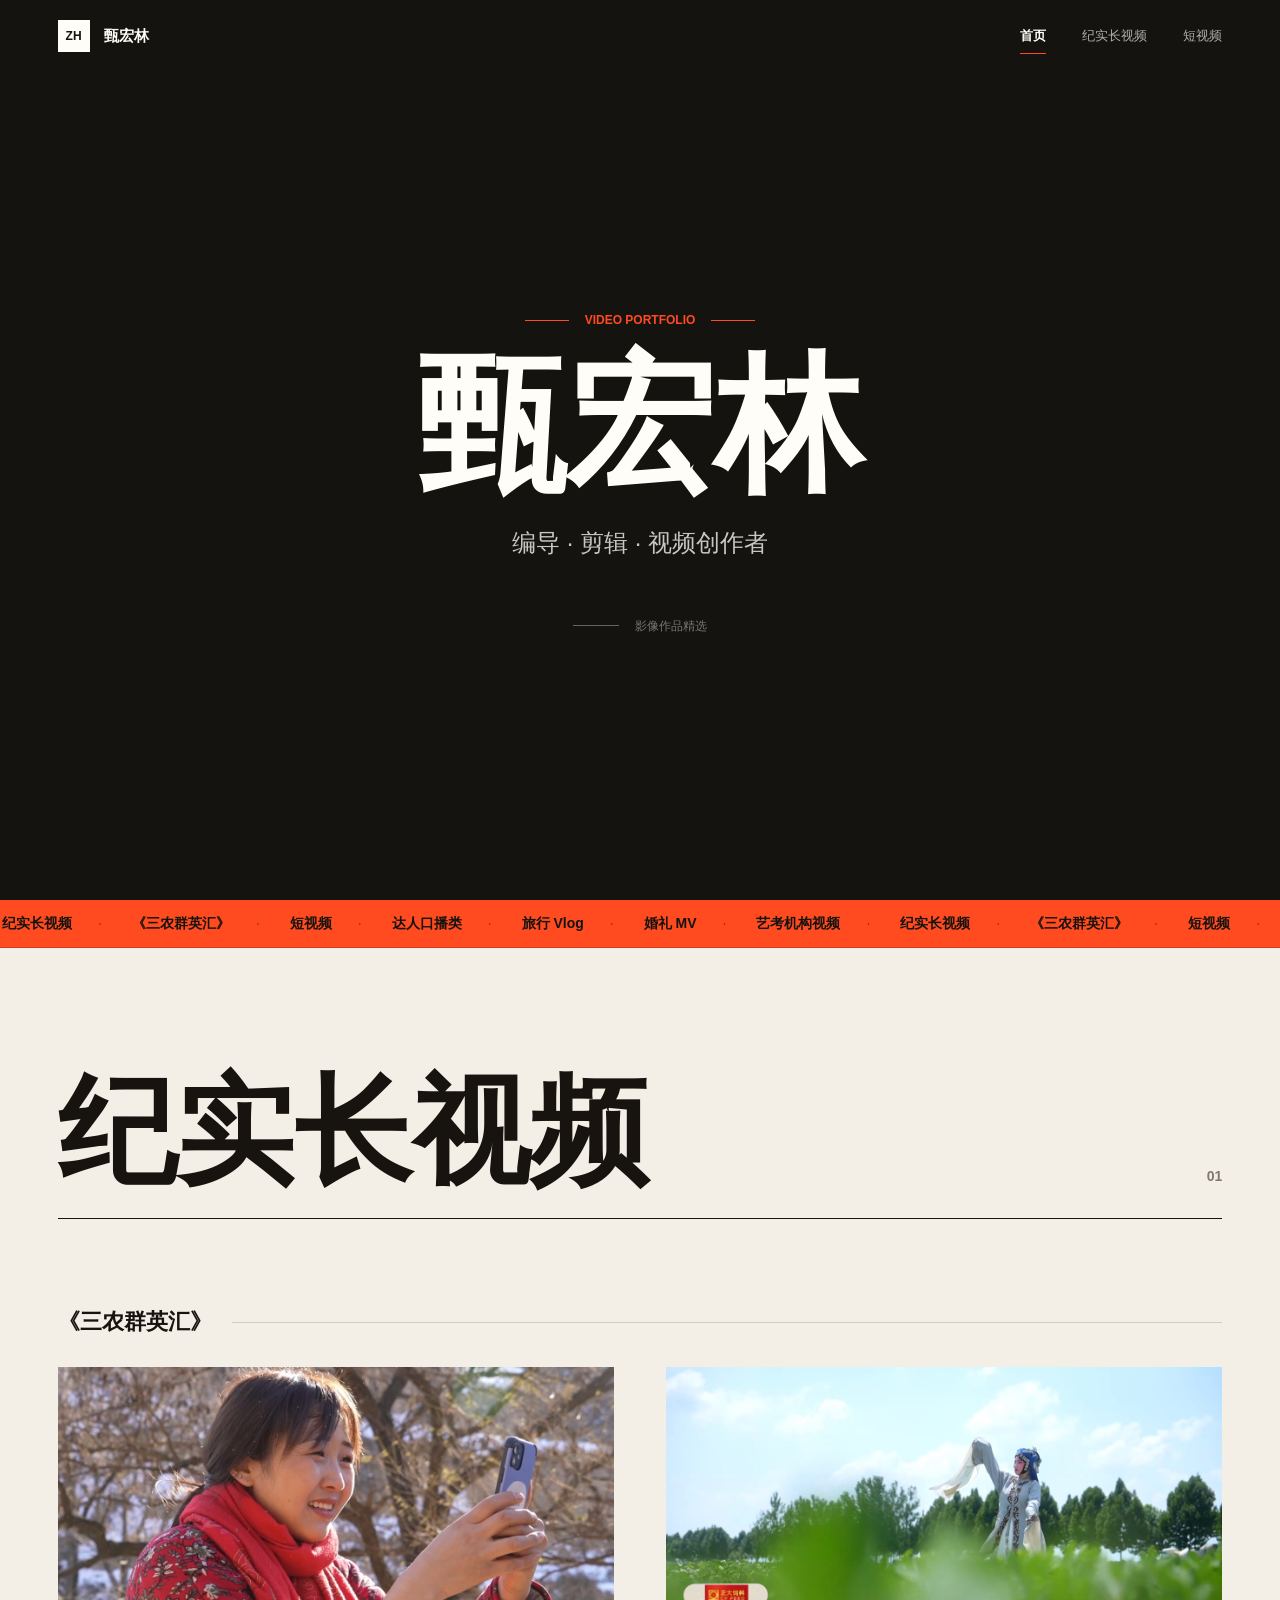
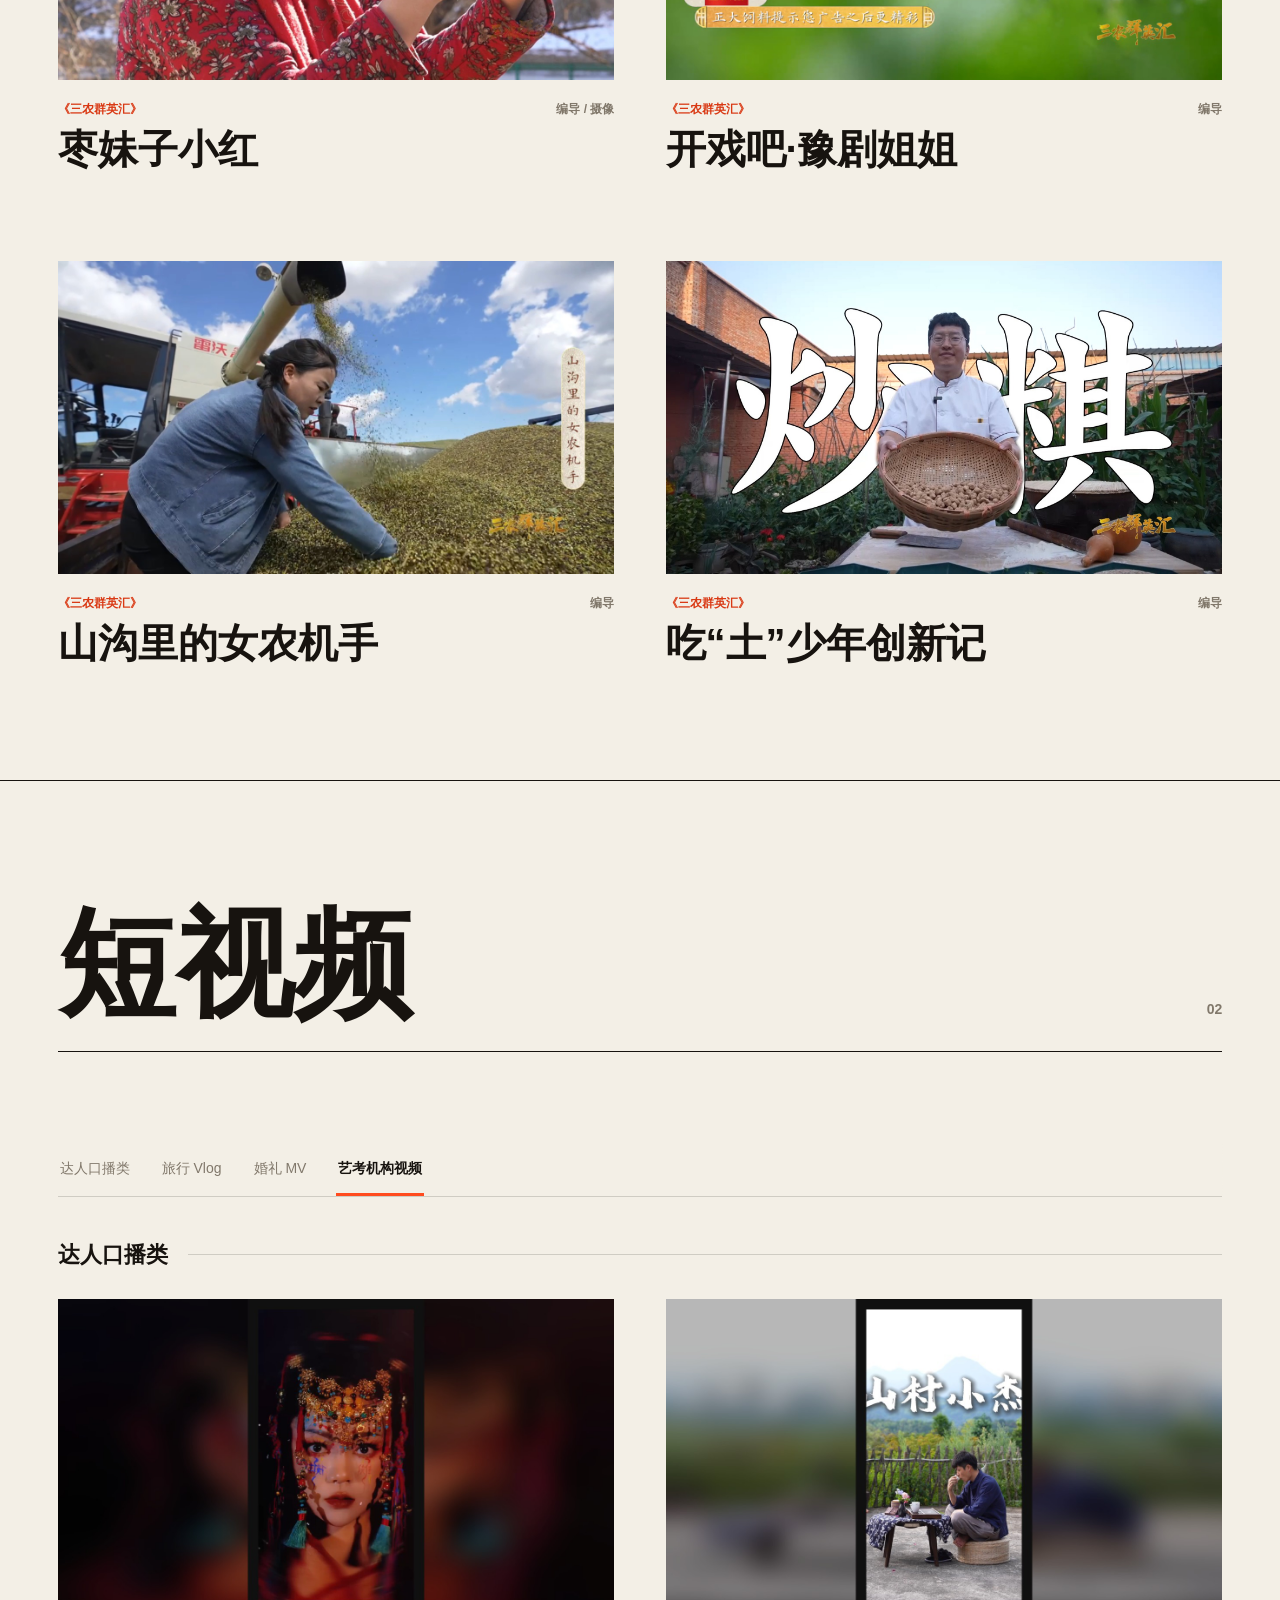
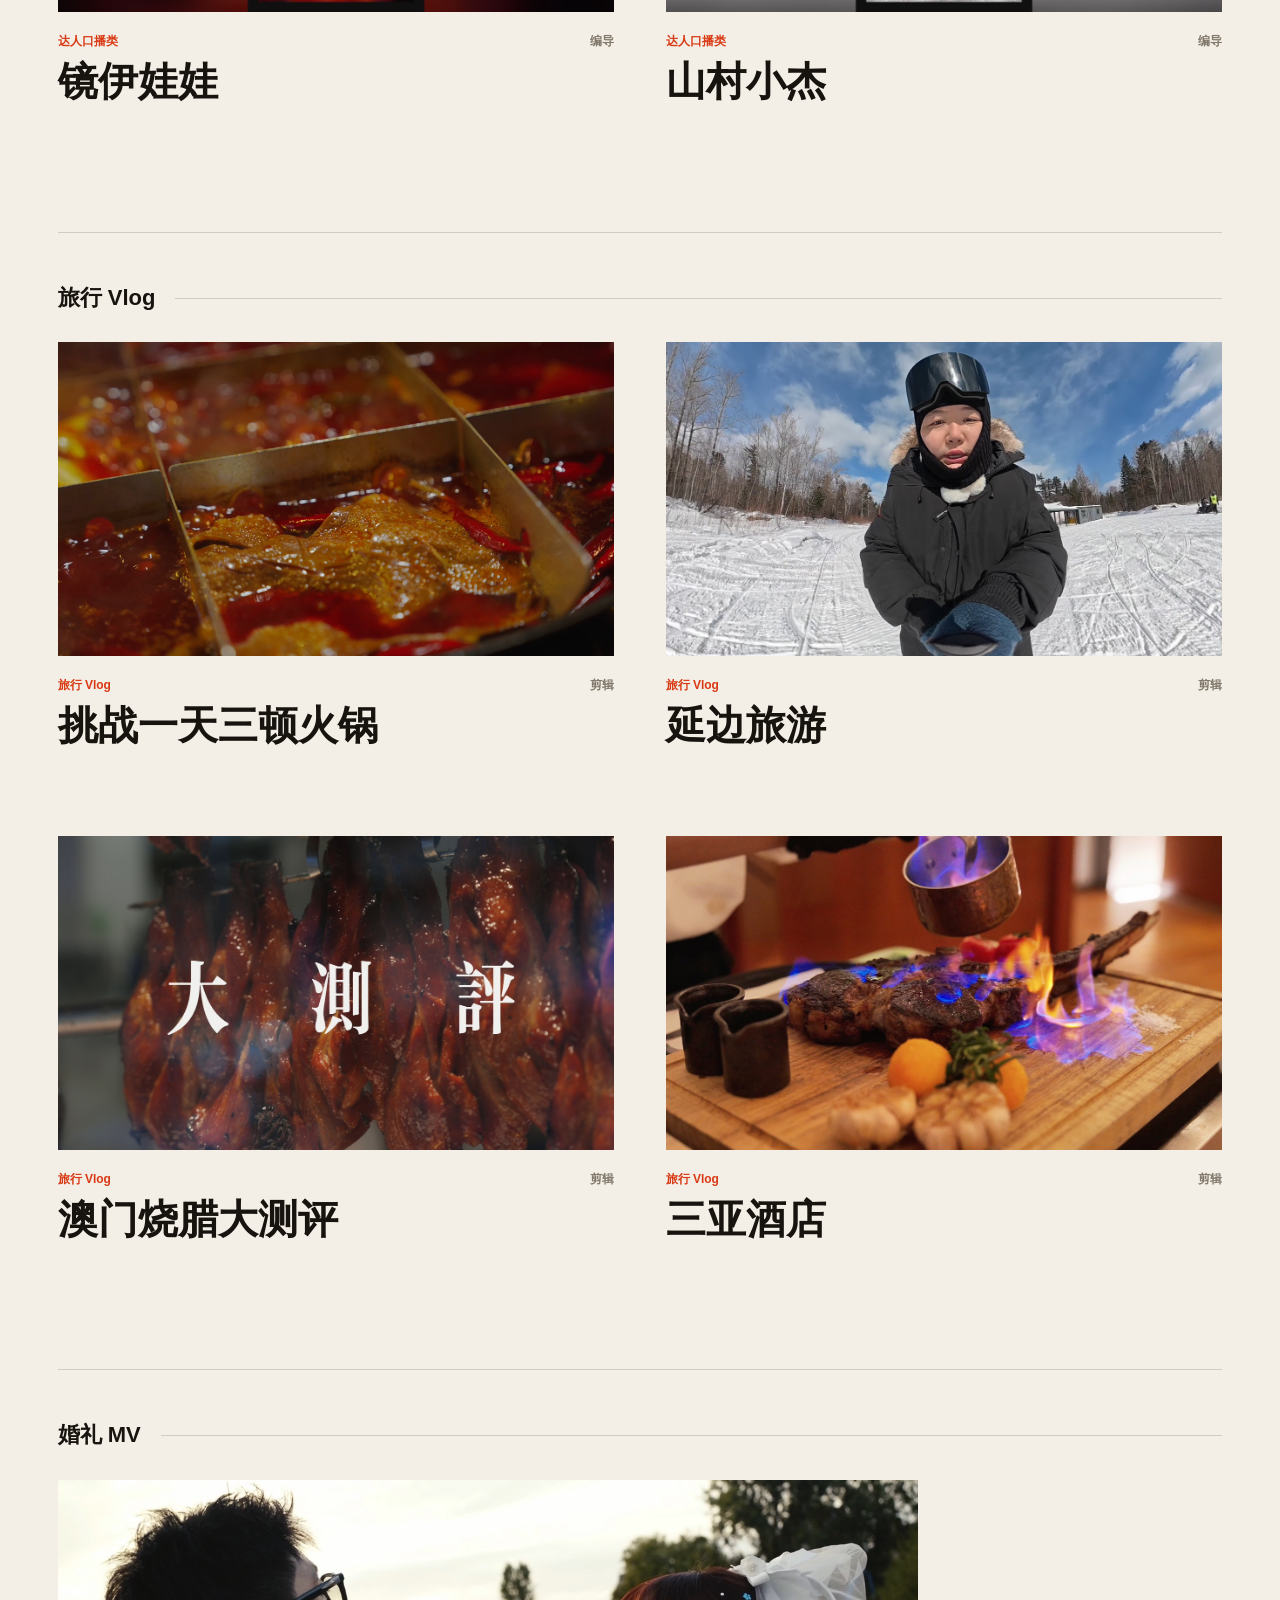
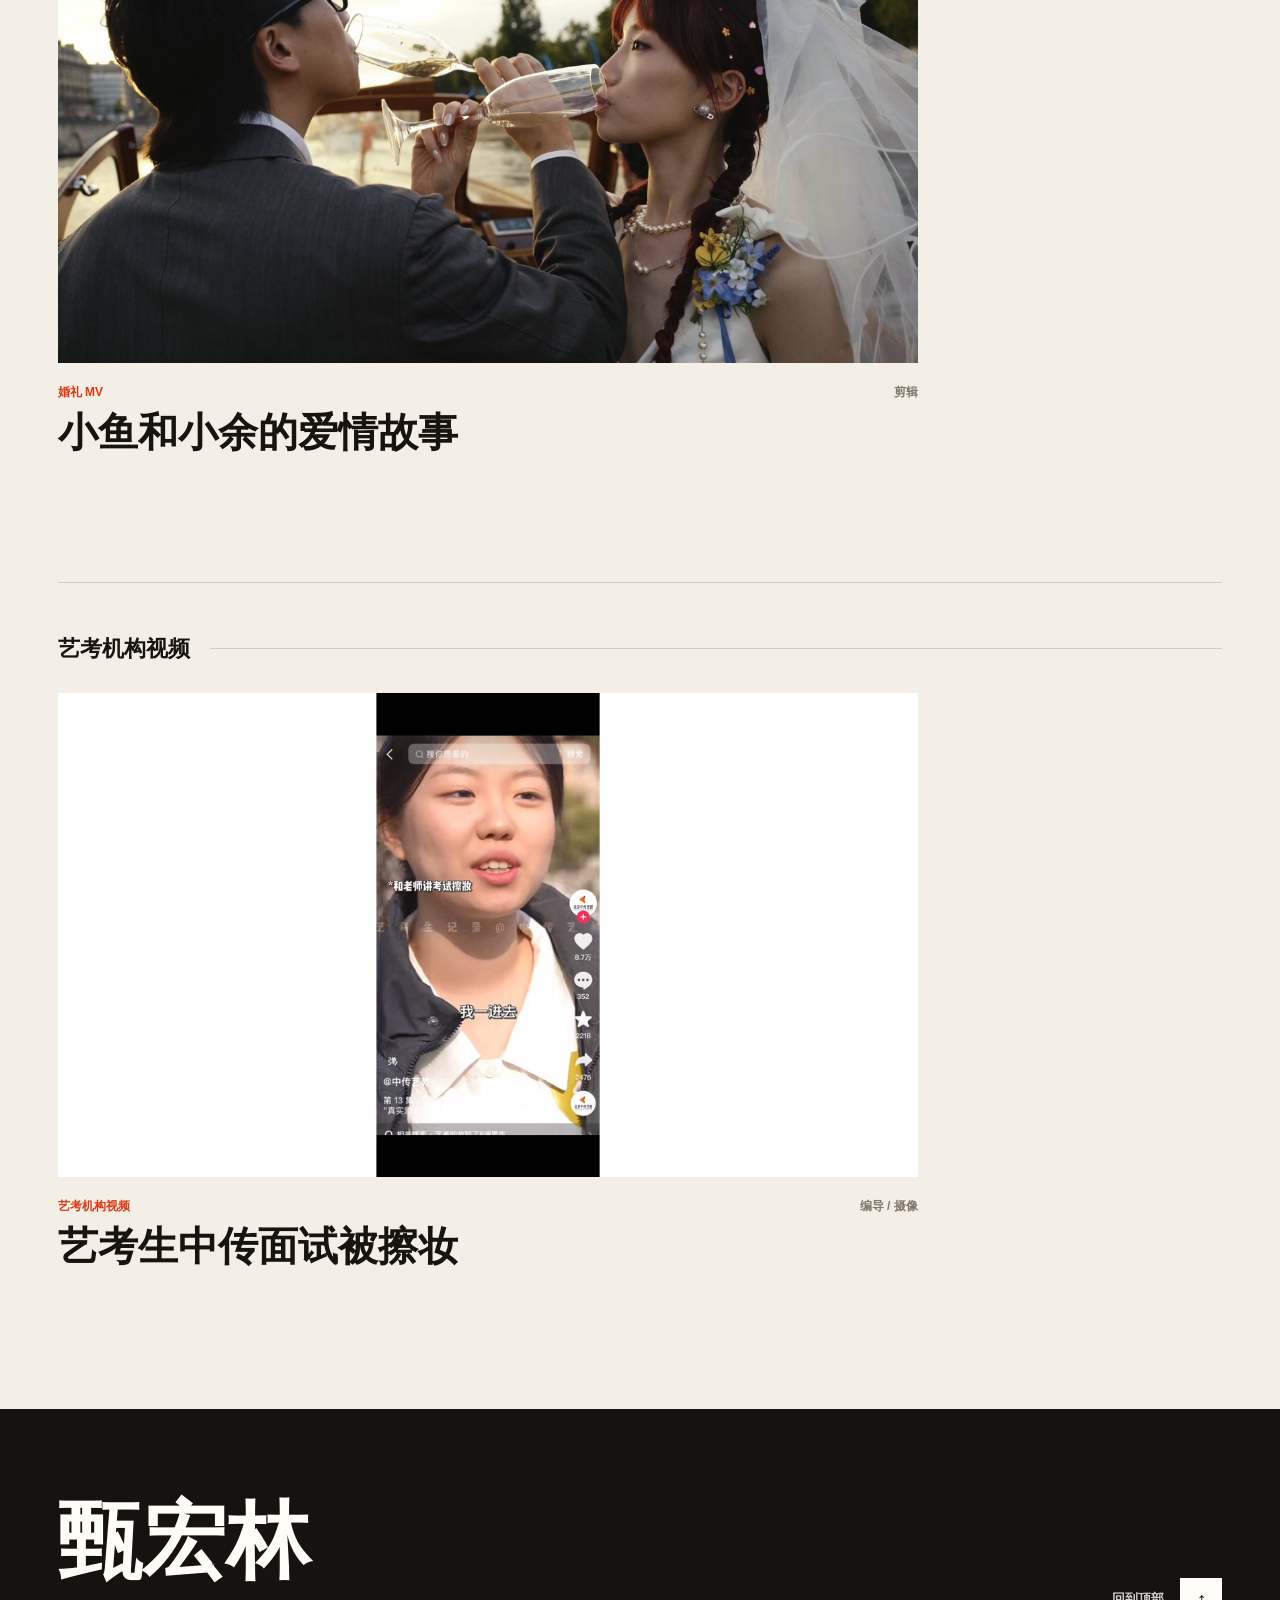
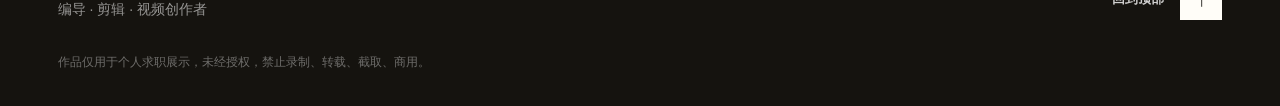
<file: index.html>
<!doctype html>
<html lang="zh-CN">
<head>
  <meta charset="utf-8">
  <meta name="viewport" content="width=device-width, initial-scale=1, viewport-fit=cover">
  <title>甄宏林 · 视频作品集</title>
  <link rel="stylesheet" href="styles.css?v=20260913">
</head>
<body>
  <header class="top-nav" id="top-nav">
    <a class="nav-brand" href="#top">
      <span class="brand-glyph">ZH</span>
      <span class="brand-name">甄宏林</span>
    </a>
    <button class="nav-toggle" id="nav-toggle" type="button" aria-label="打开菜单" aria-expanded="false">
      <span></span>
      <span></span>
    </button>
    <nav class="top-menu" id="top-menu" aria-label="主导航">
      <a href="#top">首页</a>
      <a href="#section-long-form">纪实长视频</a>
      <a href="#section-short-form">短视频</a>
    </nav>
  </header>

  <main id="portfolio">
    <section class="hero page-section" id="top">
      <div class="hero-copy">
        <p class="hero-kicker reveal" id="site-eyebrow">VIDEO PORTFOLIO</p>
        <h1 class="site-name reveal" id="site-name">你的名字</h1>
        <p class="hero-subtitle reveal" id="site-role"></p>
        <div class="hero-note reveal" id="hero-note">
          <span class="hero-note-line"></span>
          <span>影像作品精选</span>
        </div>
      </div>
    </section>

    <div class="marquee" aria-hidden="true">
      <div class="marquee-track" id="marquee-track"></div>
    </div>

    <div id="sections"></div>

    <footer class="site-footer">
      <div class="footer-inner">
        <div>
          <p class="footer-name">甄宏林</p>
          <p class="footer-role" id="footer-role"></p>
        </div>
        <a class="footer-top" href="#top">
          <span>回到顶部</span>
          <span class="footer-arrow">↑</span>
        </a>
      </div>
      <p class="legal-note">作品仅用于个人求职展示，未经授权，禁止录制、转载、截取、商用。</p>
    </footer>
  </main>

  <div class="detail-overlay" id="detail-overlay" hidden>
    <div class="detail-panel" role="dialog" aria-modal="true" aria-labelledby="detail-title">
      <div class="detail-toolbar">
        <span class="detail-toolbar-label">作品详情</span>
        <button class="detail-close" id="detail-close" type="button" aria-label="关闭">
          <span class="close-line"></span>
          <span class="close-label">关闭</span>
        </button>
      </div>
      <div class="detail-media" id="detail-media"></div>
      <div class="detail-info">
        <p class="detail-category" id="detail-category"></p>
        <h2 class="detail-title" id="detail-title"></h2>

        <div class="detail-nav">
          <button type="button" class="detail-nav-btn" id="detail-prev">← 上一个</button>
          <span class="detail-counter" id="detail-counter"></span>
          <button type="button" class="detail-nav-btn" id="detail-next">下一个 →</button>
        </div>

        <section class="info-block">
          <h3>我的角色</h3>
          <div class="role-list" id="detail-role"></div>
        </section>

        <section class="info-block" id="detail-note-block" hidden>
          <h3>视频简介</h3>
          <p class="detail-note" id="detail-note"></p>
        </section>

        <div class="detail-actions" id="detail-actions"></div>
        <button type="button" class="detail-close-secondary" id="detail-close-secondary">关闭视频</button>
      </div>
    </div>
  </div>

  <script src="works.js?v=20260913"></script>
  <script src="app.js?v=20260913"></script>
</body>
</html>
</file>
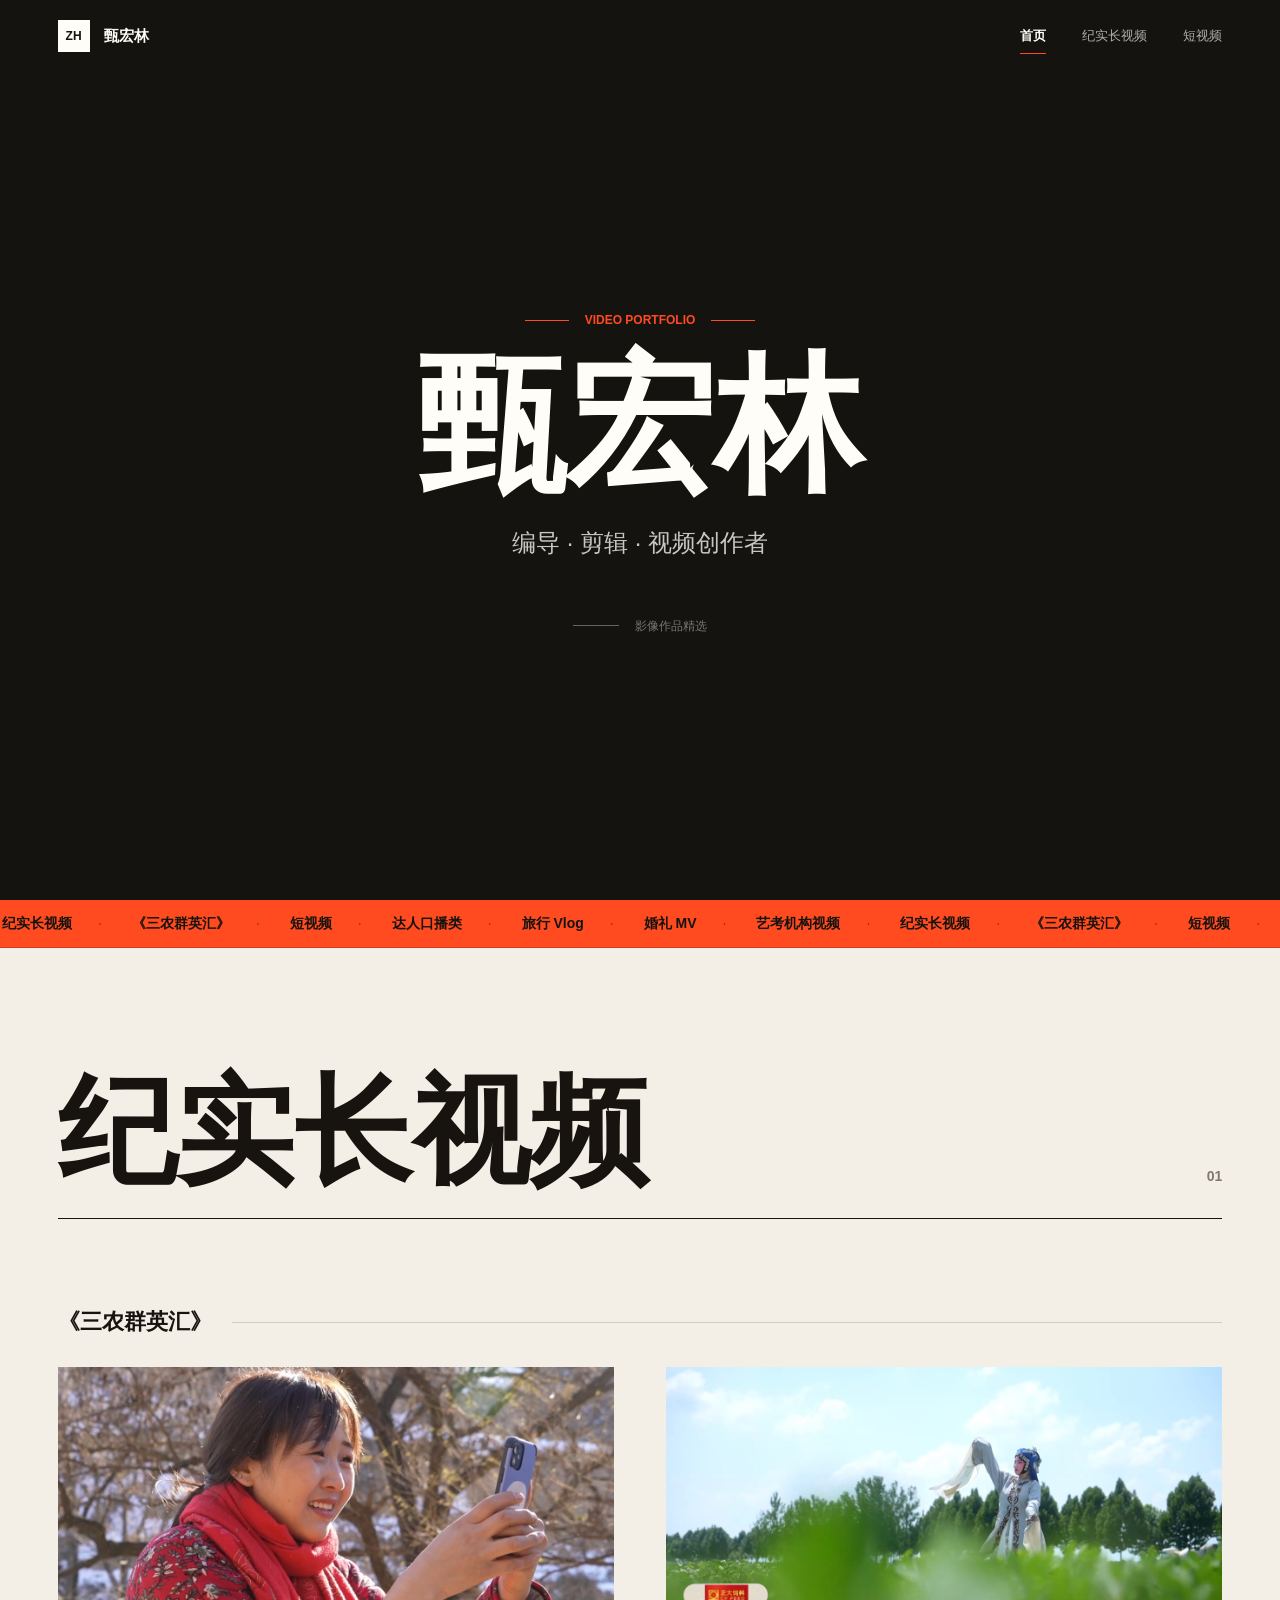
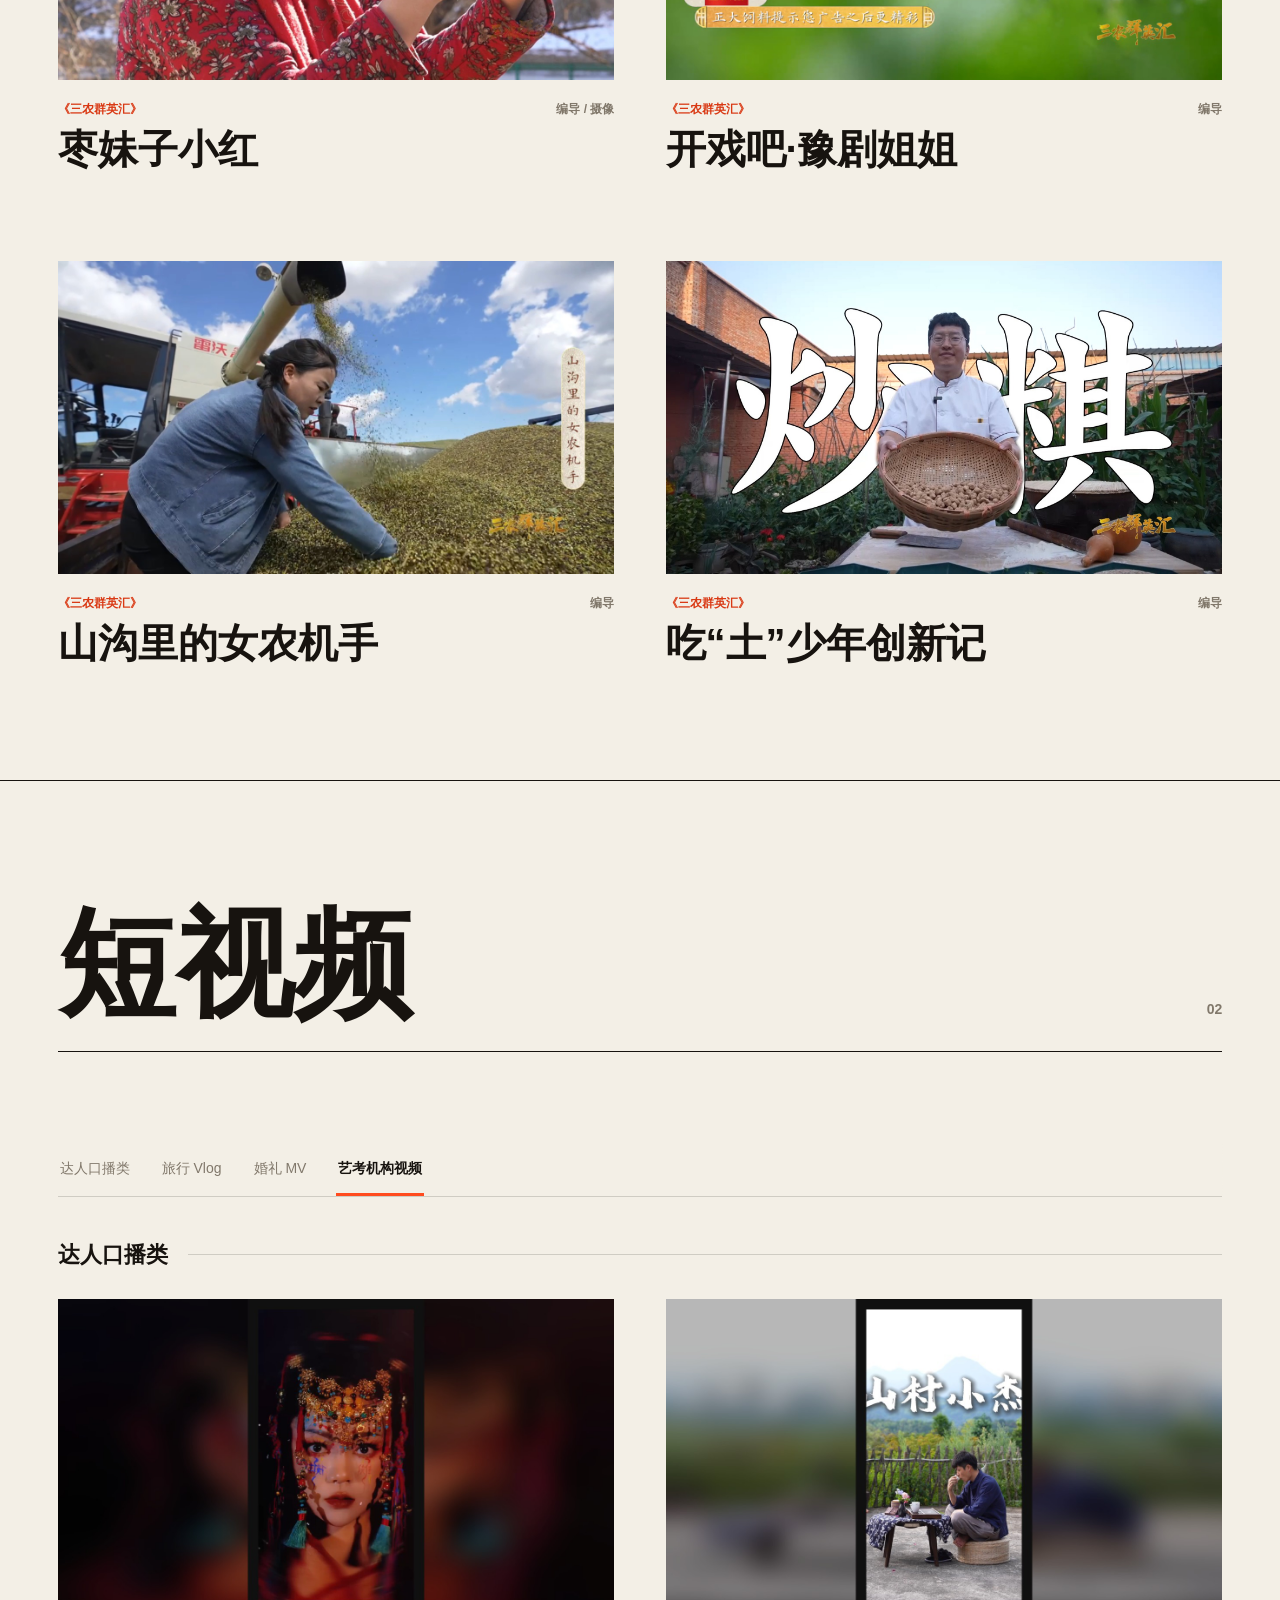
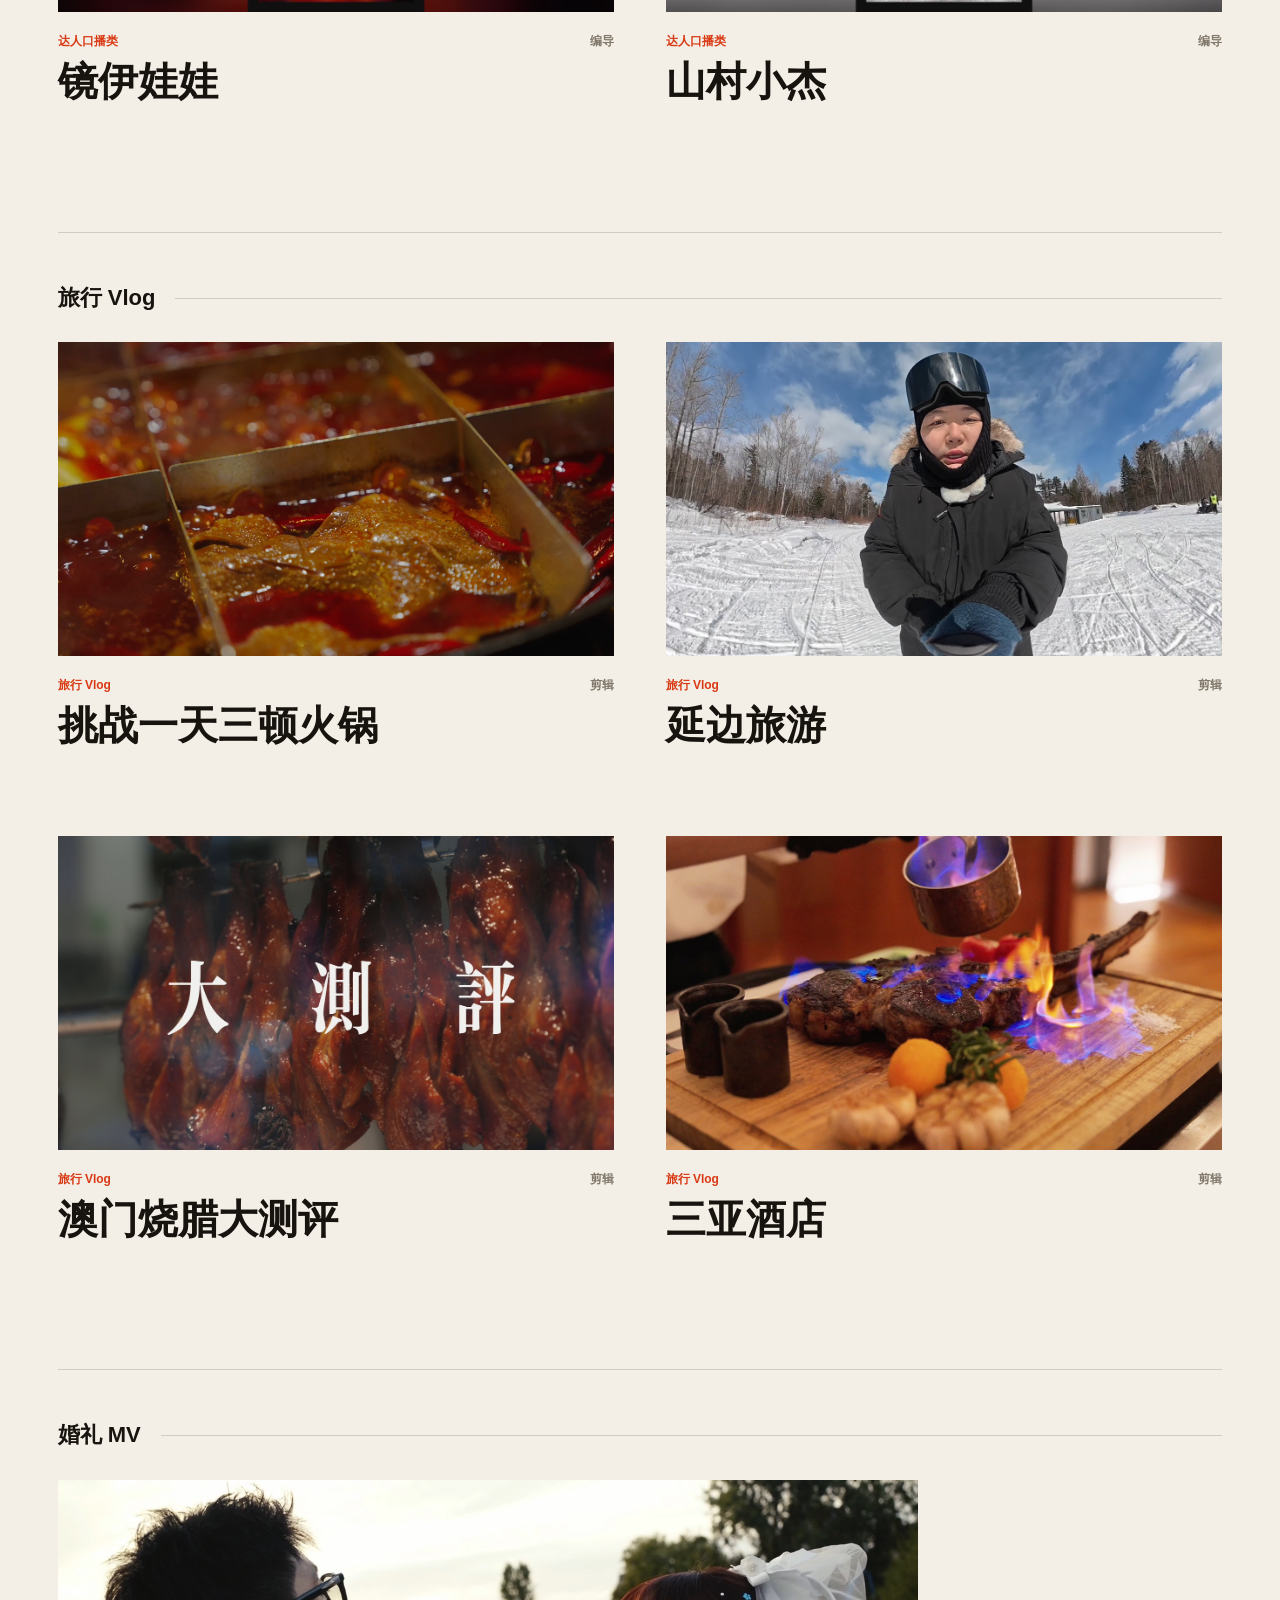
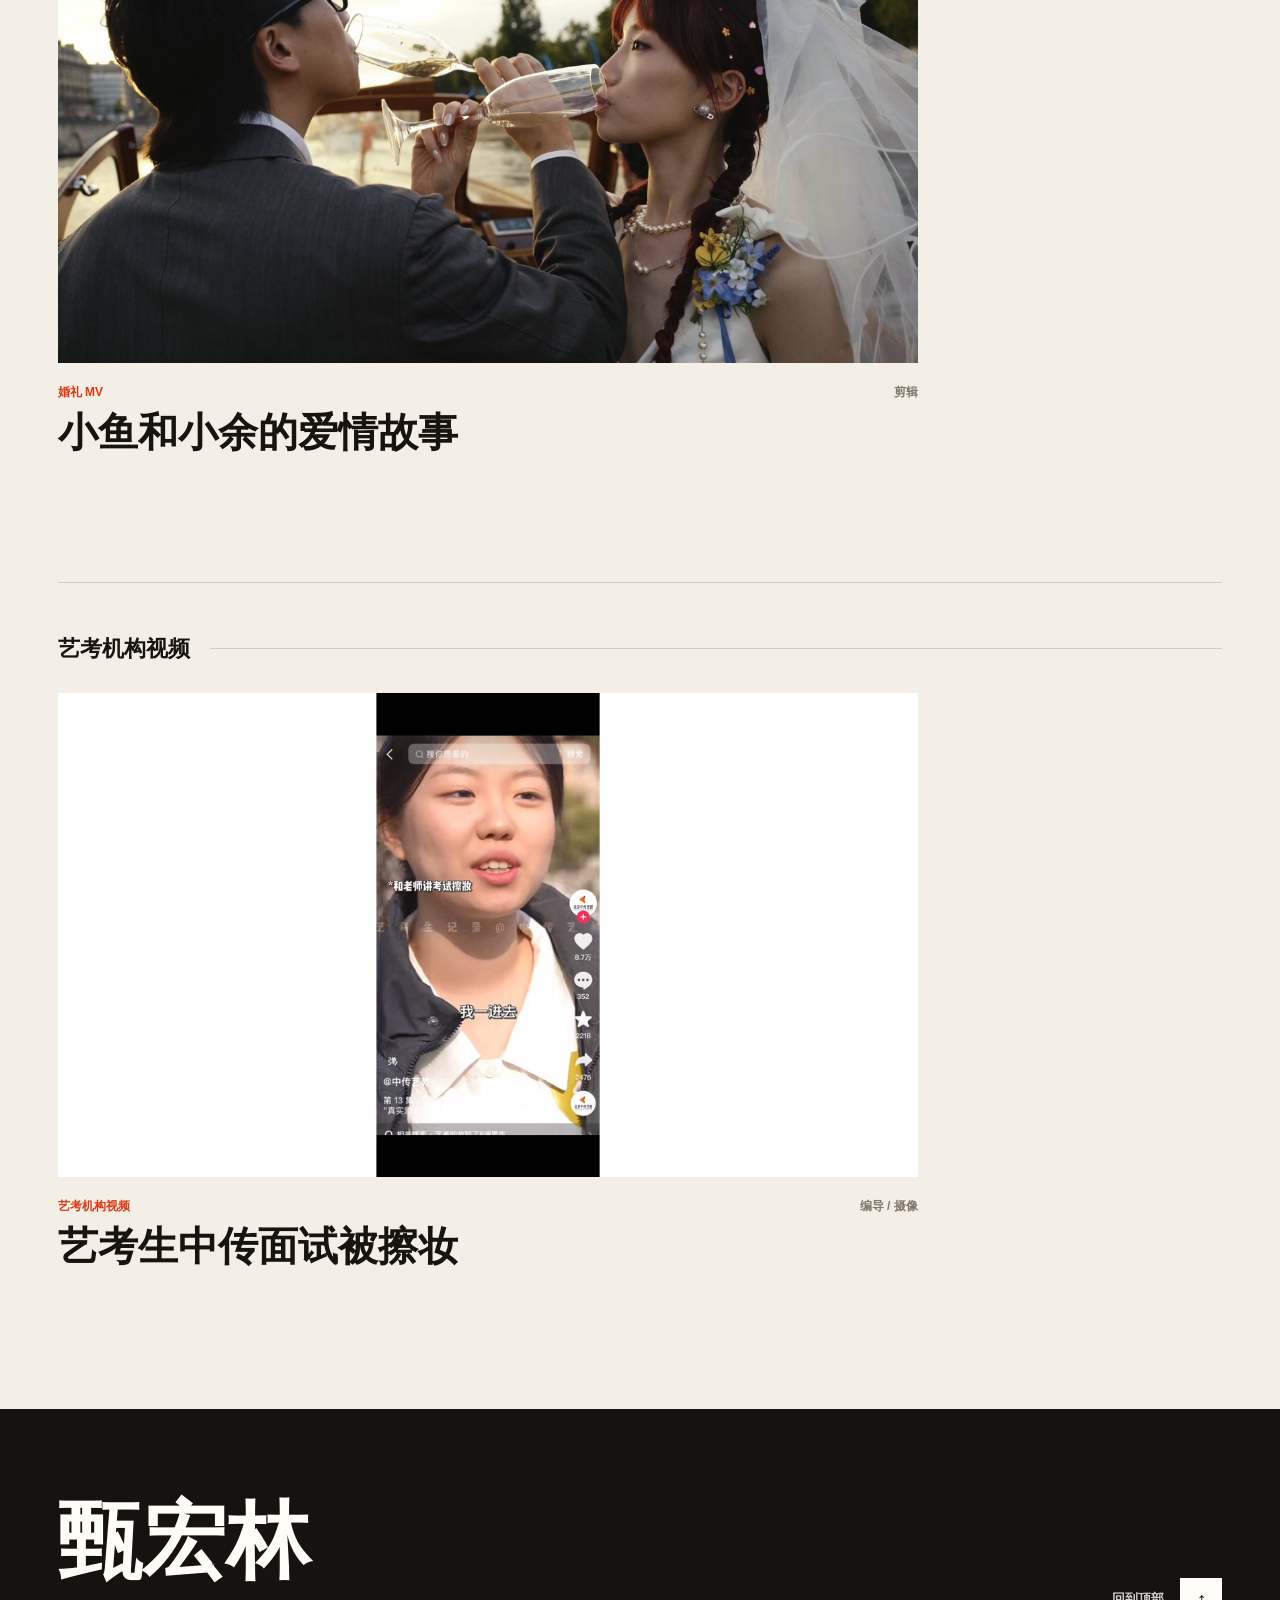
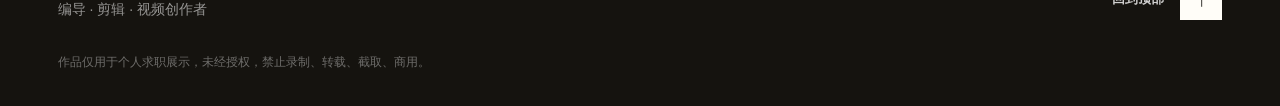
<file: player.html>
<!doctype html>
<html lang="zh-CN">
<head>
  <meta charset="utf-8">
  <meta name="viewport" content="width=device-width, initial-scale=1, viewport-fit=cover">
  <title>视频播放</title>
  <link rel="stylesheet" href="styles.css">
</head>
<body class="player-body">
  <header class="player-top">
    <a class="player-back" href="./">← 返回作品集</a>
    <h1 class="player-title" id="player-title"></h1>
  </header>

  <main class="player-main">
    <div class="player-video-wrap">
      <video
        id="player-video"
        controls
        playsinline
        webkit-playsinline
        x5-playsinline
        x5-video-player-type="h5"
        x5-video-player-fullscreen="true"
        preload="metadata"
        controlslist="nodownload"
      ></video>
    </div>

    <section class="player-meta">
      <p class="player-category" id="player-category"></p>
      <div class="role-list" id="player-role"></div>
      <p class="player-note" id="player-note" hidden></p>
    </section>
  </main>

  <p class="legal-note">本页面仅用于作品展示，未经授权，禁止录制、转载、截取、商用。</p>

  <script src="works.js"></script>
  <script>
    (function () {
      "use strict";

      var data = window.PORTFOLIO || { categories: [], works: [] };
      var id = new URLSearchParams(window.location.search).get("id");
      var work = null;

      for (var i = 0; i < data.works.length; i++) {
        if (data.works[i].id === id) {
          work = data.works[i];
          break;
        }
      }

      if (!work) {
        window.location.href = "./";
        return;
      }

      var categoryName = work.category;
      for (var j = 0; j < data.categories.length; j++) {
        if (data.categories[j].id === work.category) {
          categoryName = data.categories[j].name;
          break;
        }
      }

      document.getElementById("player-title").textContent = work.title;
      document.getElementById("player-category").textContent = categoryName;

      var roleEl = document.getElementById("player-role");
      roleEl.innerHTML = "";
      (work.role || []).forEach(function (role) {
        var chip = document.createElement("span");
        chip.className = "role-chip";
        chip.textContent = role;
        roleEl.appendChild(chip);
      });

      var noteEl = document.getElementById("player-note");
      if (work.note && work.note !== "待补充") {
        noteEl.textContent = work.note;
        noteEl.hidden = false;
      }

      var video = document.getElementById("player-video");
      video.src = work.video;
      video.poster = work.cover;

      document.addEventListener("contextmenu", function (event) {
        event.preventDefault();
      });
    })();
  </script>
</body>
</html>
</file>
<file: styles.css>
:root {
  --dark: #15130F;
  --dark-2: #1E1B16;
  --paper: #F3EFE6;
  --paper-2: #E9E3D8;
  --white: #FFFDF8;
  --ink: #17130F;
  --ink-2: #4B4339;
  --muted: #81786B;
  --line: rgba(23, 19, 15, 0.16);
  --line-light: rgba(255, 255, 255, 0.16);
  --accent: #FF4B1F;
  --accent-deep: #D93914;
  --accent-soft: #FFE4DB;
  --display: "Inter", -apple-system, BlinkMacSystemFont, "SF Pro Display", "SF Pro Text", "PingFang SC", "Hiragino Sans GB", "Microsoft YaHei", sans-serif;
  --body: "Inter", -apple-system, BlinkMacSystemFont, "SF Pro Display", "PingFang SC", "Hiragino Sans GB", "Microsoft YaHei", sans-serif;
}

* {
  box-sizing: border-box;
}

html {
  scroll-behavior: smooth;
  -webkit-text-size-adjust: 100%;
}

html,
body {
  margin: 0;
  padding: 0;
}

body {
  background: var(--paper);
  color: var(--ink);
  font-family: var(--body);
  font-size: 16px;
  line-height: 1.5;
  letter-spacing: 0;
  -webkit-font-smoothing: antialiased;
  text-rendering: optimizeLegibility;
}

button {
  font-family: inherit;
  touch-action: manipulation;
  -webkit-tap-highlight-color: transparent;
}

a {
  color: inherit;
}

img,
video {
  display: block;
}

.work-card,
.subnav-item,
.detail-nav-btn,
.detail-close,
.detail-close-secondary,
.btn {
  touch-action: manipulation;
  -webkit-tap-highlight-color: transparent;
}

/* Navigation */

.top-nav {
  position: fixed;
  top: 0;
  left: 0;
  right: 0;
  z-index: 50;
  display: flex;
  align-items: center;
  justify-content: space-between;
  min-height: 72px;
  padding: 0 clamp(22px, 4.5vw, 72px);
  color: var(--white);
  transition: background 0.3s ease, color 0.3s ease, border-color 0.3s ease, backdrop-filter 0.3s ease;
}

.nav-brand {
  display: inline-flex;
  align-items: center;
  gap: 14px;
  color: inherit;
  font-size: 15px;
  font-weight: 700;
  text-decoration: none;
}

.brand-glyph {
  display: inline-flex;
  align-items: center;
  justify-content: center;
  width: 32px;
  height: 32px;
  color: var(--dark);
  background: var(--white);
  font-family: var(--display);
  font-size: 12px;
  font-weight: 800;
}

.top-menu {
  display: flex;
  align-items: center;
  gap: 36px;
}

.top-menu a {
  position: relative;
  padding: 6px 0;
  color: rgba(255, 255, 255, 0.66);
  font-size: 13px;
  font-weight: 500;
  text-decoration: none;
  transition: color 0.2s ease;
}

.top-menu a:hover {
  color: var(--white);
}

.top-menu a.is-active {
  color: var(--white);
  font-weight: 600;
}

.top-menu a.is-active::after {
  content: "";
  position: absolute;
  left: 0;
  right: 0;
  bottom: -2px;
  height: 1px;
  background: var(--accent);
}

.nav-toggle {
  display: none;
  width: 40px;
  height: 40px;
  padding: 0;
  border: 0;
  background: transparent;
  cursor: pointer;
}

.nav-toggle span {
  display: block;
  width: 20px;
  height: 1px;
  margin: 6px auto;
  background: currentColor;
  transition: transform 0.2s ease;
}

.top-nav.is-scrolled {
  border-bottom: 1px solid var(--line);
  background: rgba(243, 239, 230, 0.86);
  color: var(--ink);
  backdrop-filter: blur(18px);
}

.top-nav.is-scrolled .top-menu a {
  color: var(--ink-2);
}

.top-nav.is-scrolled .top-menu a:hover,
.top-nav.is-scrolled .top-menu a.is-active {
  color: var(--ink);
}

.top-nav.is-scrolled .brand-glyph {
  color: var(--white);
  background: var(--ink);
}

/* Hero */

.hero {
  position: relative;
  display: block;
  min-height: 100vh;
  min-height: 100svh;
  overflow: hidden;
  color: var(--white);
  background: var(--dark);
}

.hero-copy {
  position: relative;
  z-index: 3;
  display: flex;
  flex-direction: column;
  align-items: center;
  justify-content: center;
  min-height: 100svh;
  margin: 0 auto;
  padding: 130px 28px 84px;
  text-align: center;
}

.hero-kicker {
  display: flex;
  align-items: center;
  justify-content: center;
  gap: 16px;
  margin: 0;
  color: var(--accent);
  font-size: 12px;
  font-weight: 700;
}

.hero-kicker::before,
.hero-kicker::after {
  content: "";
  width: 44px;
  height: 1px;
  background: currentColor;
}

.site-name {
  margin: 26px 0 0;
  color: var(--white);
  font-family: var(--display);
  font-size: 148px;
  font-weight: 800;
  line-height: 0.94;
  letter-spacing: 0;
}

.hero-subtitle {
  margin: 30px 0 0;
  color: rgba(255, 255, 255, 0.76);
  font-size: 24px;
  font-weight: 400;
  line-height: 1.5;
}

.hero-note {
  display: flex;
  align-items: center;
  justify-content: center;
  gap: 16px;
  margin: 56px 0 0;
  color: rgba(255, 255, 255, 0.42);
  font-size: 12px;
}

.hero-note-line {
  width: 46px;
  height: 1px;
  background: rgba(255, 255, 255, 0.34);
}

/* Marquee */

.marquee {
  position: relative;
  z-index: 4;
  overflow: hidden;
  color: var(--dark);
  background: var(--accent);
  border-bottom: 1px solid rgba(23, 19, 15, 0.2);
}

.marquee-track {
  display: flex;
  width: max-content;
  min-width: 100%;
  padding: 13px 0;
  animation: marquee 32s linear infinite;
}

.marquee-track::after {
  content: "";
  display: block;
  flex: 0 0 auto;
}

.marquee-item {
  display: inline-flex;
  align-items: center;
  flex: 0 0 auto;
  padding: 0 2px;
  font-size: 14px;
  font-weight: 800;
  white-space: nowrap;
}

.marquee-item::after {
  content: "·";
  margin: 0 26px;
  font-weight: 400;
  opacity: 0.5;
}

/* Page sections */

.category-section {
  position: relative;
  padding: clamp(90px, 10vw, 170px) 0 0;
  scroll-margin-top: 0;
  background: var(--paper);
}

.category-section + .category-section {
  margin-top: clamp(70px, 9vw, 150px);
  border-top: 1px solid var(--ink);
}

.section-inner {
  max-width: 1480px;
  margin: 0 auto;
  padding: 0 clamp(22px, 4.5vw, 76px);
}

.section-head {
  display: flex;
  align-items: flex-end;
  justify-content: space-between;
  gap: 24px;
  margin: 0 0 clamp(54px, 7vw, 110px);
  padding-bottom: clamp(22px, 2.4vw, 36px);
  border-bottom: 1px solid var(--ink);
}

.section-title {
  margin: 0;
  color: var(--ink);
  font-family: var(--display);
  font-size: 118px;
  font-weight: 800;
  line-height: 0.94;
  letter-spacing: 0;
}

.section-index {
  flex: 0 0 auto;
  margin: 0;
  color: var(--muted);
  font-size: 14px;
  font-weight: 700;
}

.group-block {
  margin-top: 56px;
}

.group-block:first-of-type {
  margin-top: 0;
}

.group-block + .group-block {
  margin-top: clamp(80px, 10vw, 150px);
  padding-top: clamp(36px, 4vw, 64px);
  border-top: 1px solid var(--line);
}

.group-head {
  display: flex;
  align-items: center;
  justify-content: space-between;
  gap: 20px;
  margin: 0 0 30px;
}

.group-title {
  margin: 0;
  font-size: 22px;
  font-weight: 600;
  line-height: 1.3;
}

.group-head::after {
  content: "";
  flex: 1;
  height: 1px;
  background: var(--line);
}

.group-empty {
  margin: 0;
  padding: 46px 0;
  color: var(--muted);
  font-size: 15px;
}

/* Sticky sub navigation */

.group-subnav {
  position: sticky;
  top: 72px;
  z-index: 9;
  display: flex;
  align-items: center;
  gap: 28px;
  margin: 0 0 44px;
  padding: 12px 0;
  overflow-x: auto;
  border-bottom: 1px solid var(--line);
  background: rgba(243, 239, 230, 0.9);
  backdrop-filter: blur(14px);
  scrollbar-width: none;
}

.group-subnav::-webkit-scrollbar {
  display: none;
}

.subnav-item {
  position: relative;
  flex: 0 0 auto;
  padding: 6px 2px;
  border: 0;
  background: transparent;
  color: var(--muted);
  font-size: 14px;
  font-weight: 500;
  white-space: nowrap;
  cursor: pointer;
  transition: color 0.2s ease;
}

.subnav-item:hover {
  color: var(--ink);
}

.subnav-item.is-active {
  color: var(--ink);
  font-weight: 700;
}

.subnav-item.is-active::after {
  content: "";
  position: absolute;
  left: 0;
  right: 0;
  bottom: -12px;
  height: 3px;
  background: var(--accent);
}

/* Work grid */

.works-row {
  display: grid;
  grid-template-columns: repeat(2, minmax(0, 1fr));
  gap: clamp(64px, 7vw, 110px) clamp(28px, 4vw, 64px);
}

.works-1 {
  grid-template-columns: minmax(0, 860px);
}

.work-card {
  position: relative;
  display: block;
  min-width: 0;
  padding: 0;
  border: 0;
  background: transparent;
  color: inherit;
  text-align: left;
  cursor: pointer;
  isolation: isolate;
}

.work-cover {
  position: relative;
  aspect-ratio: 16 / 9;
  overflow: hidden;
  background-color: var(--dark-2);
  background-position: center 30%;
  background-repeat: no-repeat;
  background-size: cover;
  transition: transform 0.6s cubic-bezier(0.22, 0.61, 0.36, 1);
}

.work-cover::after {
  content: "";
  position: absolute;
  inset: 0;
  z-index: 1;
  background: linear-gradient(180deg, rgba(21, 19, 15, 0.02), rgba(21, 19, 15, 0.28) 92%);
  opacity: 0;
  transition: opacity 0.4s ease;
}

.work-preview {
  position: absolute;
  inset: 0;
  z-index: 2;
  width: 100%;
  height: 100%;
  object-fit: cover;
  background: var(--dark-2);
}

.work-play-badge {
  position: absolute;
  right: 16px;
  bottom: 16px;
  z-index: 3;
  display: inline-flex;
  align-items: center;
  gap: 10px;
  padding: 9px 13px 9px 15px;
  color: var(--dark);
  background: var(--paper);
  font-size: 12px;
  font-weight: 800;
  opacity: 0;
  transform: translateY(10px);
  transition: opacity 0.3s ease, transform 0.3s ease;
}

.work-play-badge::before {
  content: "";
  width: 0;
  height: 0;
  border-top: 5px solid transparent;
  border-bottom: 5px solid transparent;
  border-left: 7px solid var(--dark);
}

.work-card:hover .work-cover::after,
.work-card:focus-visible .work-cover::after {
  opacity: 1;
}

.work-card:hover .work-play-badge,
.work-card:focus-visible .work-play-badge {
  opacity: 1;
  transform: none;
}

.work-card:hover .work-cover {
  transform: translateY(-3px);
}

.work-body {
  padding-top: 20px;
}

.work-meta {
  display: flex;
  align-items: baseline;
  justify-content: space-between;
  gap: 18px;
  margin-bottom: 10px;
  color: var(--muted);
  font-size: 12px;
  font-weight: 600;
}

.work-category {
  color: var(--accent-deep);
}

.work-role {
  overflow: hidden;
  text-align: right;
  text-overflow: ellipsis;
  white-space: nowrap;
}

.work-title {
  margin: 0;
  color: var(--ink);
  font-family: var(--display);
  font-size: 40px;
  font-weight: 700;
  line-height: 1.08;
  letter-spacing: 0;
  transition: color 0.2s ease;
}

.work-card:hover .work-title,
.work-card:focus-visible .work-title {
  color: var(--accent-deep);
}

.muted-text {
  color: var(--muted);
}

/* Footer */

.site-footer {
  margin-top: clamp(80px, 11vw, 170px);
  color: var(--white);
  background: var(--dark);
}

.footer-inner {
  display: flex;
  align-items: flex-end;
  justify-content: space-between;
  gap: 32px;
  max-width: 1480px;
  margin: 0 auto;
  padding: clamp(48px, 7vw, 100px) clamp(22px, 4.5vw, 76px) 32px;
}

.footer-name {
  margin: 0;
  font-family: var(--display);
  font-size: 84px;
  font-weight: 800;
  line-height: 1;
}

.footer-role {
  margin: 16px 0 0;
  color: rgba(255, 255, 255, 0.55);
  font-size: 14px;
}

.footer-top {
  display: inline-flex;
  align-items: center;
  gap: 16px;
  color: rgba(255, 255, 255, 0.8);
  font-size: 13px;
  font-weight: 600;
  text-decoration: none;
  transition: color 0.2s ease;
}

.footer-top:hover {
  color: var(--white);
}

.footer-arrow {
  display: inline-flex;
  align-items: center;
  justify-content: center;
  width: 42px;
  height: 42px;
  color: var(--dark);
  background: var(--white);
  font-size: 20px;
  transition: transform 0.2s ease;
}

.footer-top:hover .footer-arrow {
  transform: translateY(-4px);
}

.legal-note {
  margin: 0;
  padding: 0 clamp(22px, 4.5vw, 76px) 34px;
  color: var(--muted);
  font-size: 12px;
  line-height: 1.7;
}

.site-footer .legal-note {
  color: rgba(255, 255, 255, 0.38);
}

/* Detail overlay */

.detail-overlay {
  position: fixed;
  inset: 0;
  z-index: 60;
  display: flex;
  align-items: center;
  justify-content: center;
  padding: clamp(10px, 2vw, 28px);
  background: rgba(13, 11, 8, 0.84);
  backdrop-filter: blur(16px);
}

.detail-overlay[hidden] {
  display: none;
}

.detail-panel {
  position: relative;
  display: grid;
  grid-template-columns: minmax(0, 1.55fr) minmax(360px, 0.65fr);
  grid-template-rows: auto minmax(0, 1fr);
  width: min(1440px, 100%);
  height: min(880px, 94vh);
  height: min(880px, 94dvh);
  overflow: hidden;
  color: var(--ink);
  background: var(--paper);
  box-shadow: 0 30px 110px rgba(0, 0, 0, 0.42);
  transform: translateY(20px) scale(0.985);
  transition: transform 0.4s cubic-bezier(0.22, 0.61, 0.36, 1);
}

.detail-overlay:not([hidden]) .detail-panel {
  transform: none;
}

.detail-toolbar {
  grid-column: 1 / -1;
  grid-row: 1;
  display: flex;
  align-items: center;
  justify-content: space-between;
  min-height: 58px;
  padding: 0 18px 0 26px;
  color: var(--white);
  background: var(--dark);
}

.detail-toolbar-label {
  color: rgba(255, 255, 255, 0.48);
  font-size: 12px;
  font-weight: 600;
}

.detail-close {
  display: inline-flex;
  align-items: center;
  gap: 12px;
  min-height: 40px;
  padding: 0;
  border: 0;
  background: transparent;
  color: rgba(255, 255, 255, 0.82);
  font-size: 13px;
  cursor: pointer;
  transition: color 0.2s ease;
}

.detail-close:hover {
  color: var(--white);
}

.close-line {
  position: relative;
  display: inline-block;
  width: 18px;
  height: 18px;
}

.close-line::before,
.close-line::after {
  content: "";
  position: absolute;
  left: 0;
  top: 8px;
  width: 18px;
  height: 1px;
  background: currentColor;
}

.close-line::before {
  transform: rotate(45deg);
}

.close-line::after {
  transform: rotate(-45deg);
}

.detail-media {
  grid-column: 1;
  grid-row: 2;
  position: relative;
  display: flex;
  align-items: center;
  justify-content: center;
  min-height: 0;
  background: #101010;
  overflow: hidden;
}

.detail-media iframe {
  position: absolute;
  inset: 0;
  width: 100%;
  height: 100%;
  border: 0;
}

.detail-video {
  position: absolute;
  inset: 0;
  width: 100%;
  height: 100%;
  object-fit: contain;
  background: #101010;
}

.detail-info {
  grid-column: 2;
  grid-row: 2;
  min-height: 0;
  padding: 34px 30px 28px;
  overflow-y: auto;
  border-left: 1px solid var(--ink);
}

.detail-category {
  margin: 0 0 10px;
  color: var(--accent-deep);
  font-size: 13px;
  font-weight: 700;
}

.detail-title {
  margin: 0 0 26px;
  font-family: var(--display);
  font-size: 34px;
  font-weight: 800;
  line-height: 1.12;
  letter-spacing: 0;
}

.detail-nav {
  display: flex;
  align-items: center;
  gap: 16px;
  margin: 0 0 18px;
  padding-bottom: 16px;
  border-bottom: 1px solid var(--line);
}

.detail-nav-btn {
  padding: 4px 0;
  border: 0;
  background: transparent;
  color: var(--ink);
  font-size: 13px;
  font-weight: 600;
  cursor: pointer;
}

.detail-nav-btn:hover:not(:disabled) {
  color: var(--accent-deep);
}

.detail-nav-btn:disabled {
  color: var(--line);
  cursor: default;
}

.detail-counter {
  margin-left: auto;
  color: var(--muted);
  font-size: 12px;
}

.info-block {
  margin-top: 22px;
  padding-top: 18px;
  border-top: 1px solid var(--line);
}

.info-block h3 {
  margin: 0 0 12px;
  color: var(--muted);
  font-size: 12px;
  font-weight: 700;
}

.role-list {
  display: flex;
  flex-wrap: wrap;
  gap: 8px;
}

.role-chip {
  display: inline-block;
  padding: 5px 11px;
  border: 1px solid var(--ink);
  background: transparent;
  font-size: 12px;
  color: var(--ink);
}

.detail-note {
  margin: 0;
  color: var(--ink-2);
  font-size: 14px;
  line-height: 1.8;
}

.detail-actions {
  display: flex;
  flex-wrap: wrap;
  gap: 10px;
  margin-top: 26px;
}

.detail-close-secondary {
  display: block;
  width: 100%;
  min-height: 50px;
  margin-top: 20px;
  border: 1px solid var(--ink);
  background: transparent;
  color: var(--ink);
  font-size: 14px;
  font-weight: 700;
  cursor: pointer;
  transition: background 0.2s ease, color 0.2s ease;
}

.detail-close-secondary:hover {
  color: var(--white);
  background: var(--ink);
}

.btn {
  display: inline-flex;
  align-items: center;
  justify-content: center;
  min-height: 46px;
  padding: 0 18px;
  border: 1px solid var(--ink);
  background: transparent;
  color: var(--ink);
  font-size: 14px;
  font-weight: 700;
  text-decoration: none;
  cursor: pointer;
  transition: background 0.2s ease, color 0.2s ease, border-color 0.2s ease;
}

.btn:hover {
  color: var(--white);
  background: var(--ink);
}

.btn-accent {
  border-color: var(--accent);
  background: var(--accent);
  color: var(--white);
}

.btn-accent:hover {
  border-color: var(--accent-deep);
  background: var(--accent-deep);
}

.media-placeholder {
  position: absolute;
  inset: 0;
  display: flex;
  flex-direction: column;
  align-items: center;
  justify-content: center;
  gap: 12px;
  padding: 24px;
  background: #101010;
  color: var(--white);
  text-align: center;
}

.media-title {
  margin: 0;
  font-size: 20px;
  font-weight: 700;
}

.media-status {
  margin: 0;
  color: rgba(255, 255, 255, 0.6);
  font-size: 13px;
}

.media-placeholder .btn {
  border-color: var(--white);
  color: var(--white);
}

.media-placeholder .btn:hover {
  color: var(--dark);
  background: var(--white);
}

/* Reveal motion */

.reveal {
  opacity: 0;
  transform: translateY(32px);
  transition: opacity 0.8s cubic-bezier(0.22, 0.61, 0.36, 1), transform 0.8s cubic-bezier(0.22, 0.61, 0.36, 1);
}

.reveal.is-visible {
  opacity: 1;
  transform: none;
}

.work-card.reveal {
  transition-delay: 0s;
}

/* Standalone player page */

.player-body {
  min-height: 100vh;
  color: var(--ink);
  background: var(--paper);
}

.player-top {
  position: sticky;
  top: 0;
  z-index: 30;
  display: flex;
  align-items: center;
  gap: 18px;
  min-height: 60px;
  padding: 0 24px;
  border-bottom: 1px solid var(--line);
  background: rgba(243, 239, 230, 0.92);
  backdrop-filter: blur(16px);
}

.player-back {
  flex: 0 0 auto;
  color: var(--ink);
  font-size: 14px;
  font-weight: 600;
  text-decoration: none;
}

.player-title {
  margin: 0;
  overflow: hidden;
  font-size: 16px;
  font-weight: 600;
  text-overflow: ellipsis;
  white-space: nowrap;
}

.player-main {
  max-width: 1100px;
  margin: 0 auto;
  padding: 32px 24px 60px;
}

.player-video-wrap {
  overflow: hidden;
  background: #101010;
}

#player-video {
  display: block;
  width: 100%;
  aspect-ratio: 16 / 9;
  background: #101010;
}

.player-meta {
  margin-top: 30px;
}

.player-category {
  margin: 0 0 14px;
  color: var(--accent-deep);
  font-size: 13px;
  font-weight: 700;
}

.player-note {
  margin: 18px 0 0;
  color: var(--ink-2);
  font-size: 14px;
  line-height: 1.8;
}

/* Keyframes */

@keyframes marquee {
  from {
    transform: translateX(0);
  }
  to {
    transform: translateX(-50%);
  }
}

@media (prefers-reduced-motion: reduce) {
  html {
    scroll-behavior: auto;
  }

  *,
  *::before,
  *::after {
    animation-duration: 0.01ms !important;
    animation-iteration-count: 1 !important;
    scroll-behavior: auto !important;
    transition-duration: 0.01ms !important;
  }

  .reveal {
    opacity: 1;
    transform: none;
  }
}

/* Responsive */

@media (max-width: 1080px) {
  .hero-copy {
    min-height: 100svh;
    padding-top: 120px;
  }

  .site-name {
    font-size: 118px;
  }

  .works-row {
    gap: 72px 36px;
  }
}

@media (max-width: 900px) {
  .top-nav {
    min-height: 64px;
    padding: 0 22px;
  }

  .brand-name {
    display: none;
  }

  .nav-toggle {
    display: block;
    color: inherit;
  }

  .top-menu {
    position: fixed;
    top: 64px;
    left: 0;
    right: 0;
    display: none;
    flex-direction: column;
    align-items: stretch;
    gap: 0;
    padding: 8px 24px 20px;
    border-bottom: 1px solid var(--line);
    background: var(--dark);
  }

  .top-nav.is-scrolled .top-menu {
    background: var(--paper);
  }

  .top-nav.is-open .top-menu {
    display: flex;
  }

  .top-menu a {
    width: 100%;
    padding: 16px 0;
    border-bottom: 1px solid var(--line-light);
    font-size: 17px;
  }

  .top-nav.is-scrolled .top-menu a {
    border-bottom-color: var(--line);
  }

  .top-menu a:last-child {
    border-bottom: 0;
  }

  .group-subnav {
    top: 64px;
  }

  .detail-overlay {
    align-items: stretch;
    padding: 0;
  }

  .detail-panel {
    grid-template-columns: 1fr;
    grid-template-rows: auto minmax(0, 1fr) auto;
    width: 100%;
    height: 100vh;
    height: 100dvh;
    max-height: 100dvh;
  }

  .detail-toolbar {
    padding-top: env(safe-area-inset-top);
    min-height: calc(58px + env(safe-area-inset-top));
  }

  .detail-media {
    grid-column: 1;
    grid-row: 2;
    min-height: 0;
  }

  .detail-info {
    grid-column: 1;
    grid-row: 3;
    overflow-y: auto;
    border-left: 0;
    border-top: 1px solid var(--ink);
  }
}

@media (max-width: 760px) {
  .hero-copy {
    min-height: 100svh;
    padding: 104px 20px 64px;
  }

  .hero-kicker {
    font-size: 11px;
  }

  .site-name {
    margin-top: 20px;
    font-size: 58px;
  }

  .hero-subtitle {
    margin-top: 20px;
    font-size: 18px;
  }

  .hero-note {
    margin-top: 34px;
  }

  .section-inner {
    padding: 0 20px;
  }

  .category-section {
    padding-top: 88px;
  }

  .category-section + .category-section {
    margin-top: 80px;
  }

  .section-head {
    display: block;
    margin-bottom: 52px;
  }

  .section-title {
    font-size: 54px;
  }

  .section-index {
    margin-top: 20px;
  }

  .works-row {
    grid-template-columns: 1fr;
    gap: 56px;
  }

  .works-1 {
    grid-template-columns: 1fr;
  }

  .work-title {
    font-size: 28px;
  }

  .group-subnav {
    top: 64px;
    gap: 20px;
    margin-bottom: 34px;
  }

  .group-head {
    display: block;
  }

  .group-head::after {
    display: none;
  }

  .footer-inner {
    align-items: flex-start;
    flex-direction: column;
  }

  .footer-name {
    font-size: 54px;
  }

  .detail-title {
    font-size: 28px;
  }

  .detail-info {
    padding: 24px 20px calc(34px + env(safe-area-inset-bottom));
  }

  .player-main {
    padding: 20px 14px 48px;
  }
}

@media (max-width: 420px) {
  .site-name {
    font-size: 52px;
  }

  .hero-subtitle {
    font-size: 17px;
  }

  .section-title {
    font-size: 46px;
  }

  .footer-name {
    font-size: 46px;
  }

  .work-meta {
    align-items: flex-start;
    flex-direction: column;
    gap: 4px;
  }

  .work-role {
    text-align: left;
  }
}
</file>
